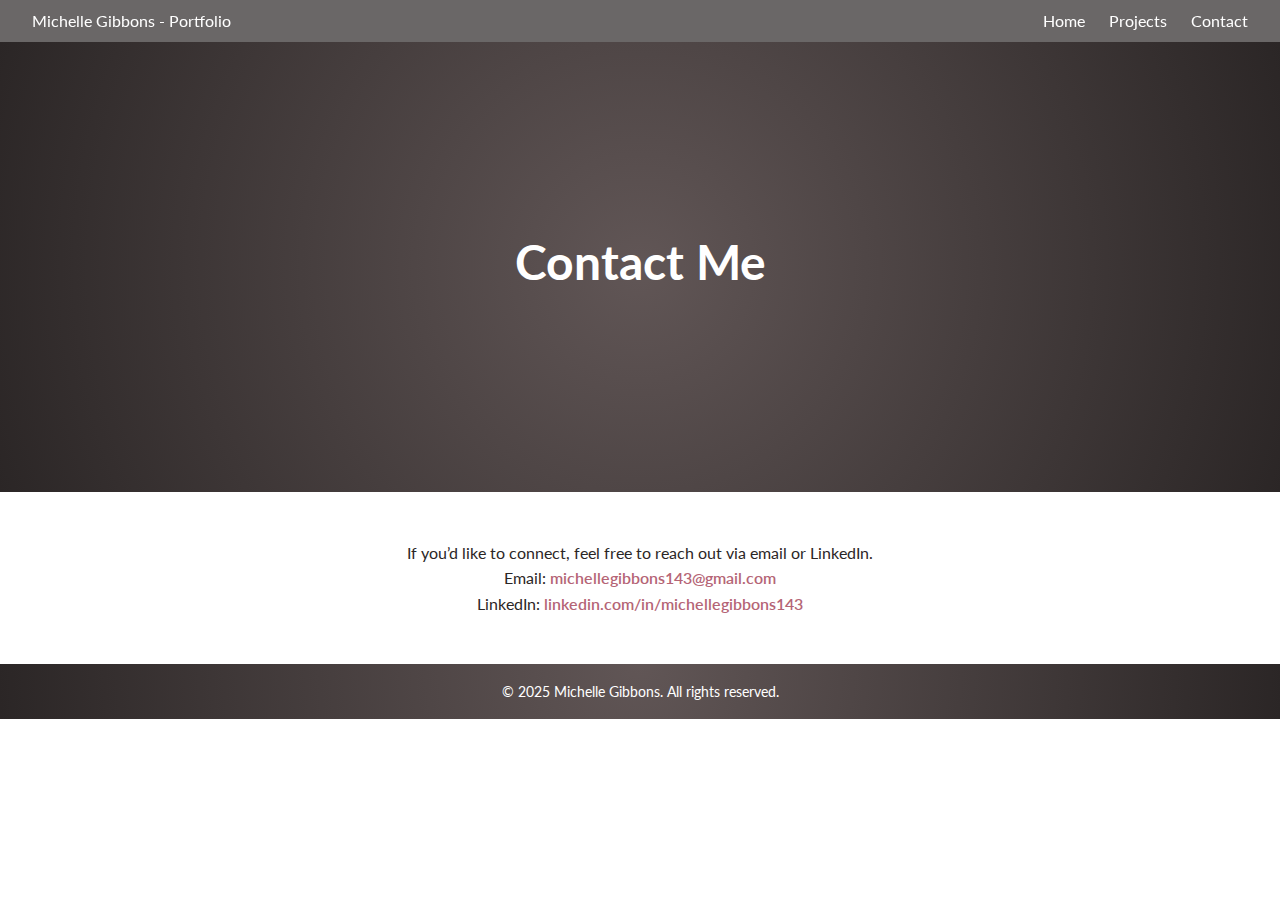
<file: contact.html>
<!DOCTYPE html>
<html lang="en">
<head>
    <meta charset="UTF-8">
    <meta name="viewport" content="width=device-width, initial-scale=1.0">
    <title>Contact - Michelle Gibbons Portfolio</title>
    <link rel="stylesheet" href="style.css">
    <!-- Google font -->
    <link href="https://fonts.googleapis.com/css2?family=Lato:wght@400;600;700&display=swap" rel="stylesheet">
    <!-- Favicon -->
    <link rel="icon" type="image/png" href="logo.png">
</head>
<body>

<!-- Navigation -->
<header>
    <nav class="navbar navbar-small">
        <div class="logo">
            <a href="index.html">Michelle Gibbons - Portfolio</a>
        </div>
        <ul>
            <li><a href="index.html#home">Home</a></li>
            <li><a href="yelp.html">Projects</a></li>
            <li><a href="contact.html">Contact</a></li>
        </ul>
    </nav>
</header>

<!-- Hero section -->
<section class="hero">
    <h1>Contact Me</h1>
</section>

<!-- Contact Info Section -->
<section class="contact" style="padding: 3rem 2rem; text-align: center;">
    <p>If you’d like to connect, feel free to reach out via email or LinkedIn.</p>
    <p>Email: <a href="mailto:michellegibbons143@gmail.com">michellegibbons143@gmail.com</a></p>
    <p>LinkedIn: <a href="https://www.linkedin.com/in/michellegibbons143/" target="_blank">linkedin.com/in/michellegibbons143</a></p>
</section>

<!-- Footer -->
<footer>
    <p>&copy; 2025 Michelle Gibbons. All rights reserved.</p>
</footer>

</body>
</html>
</file>
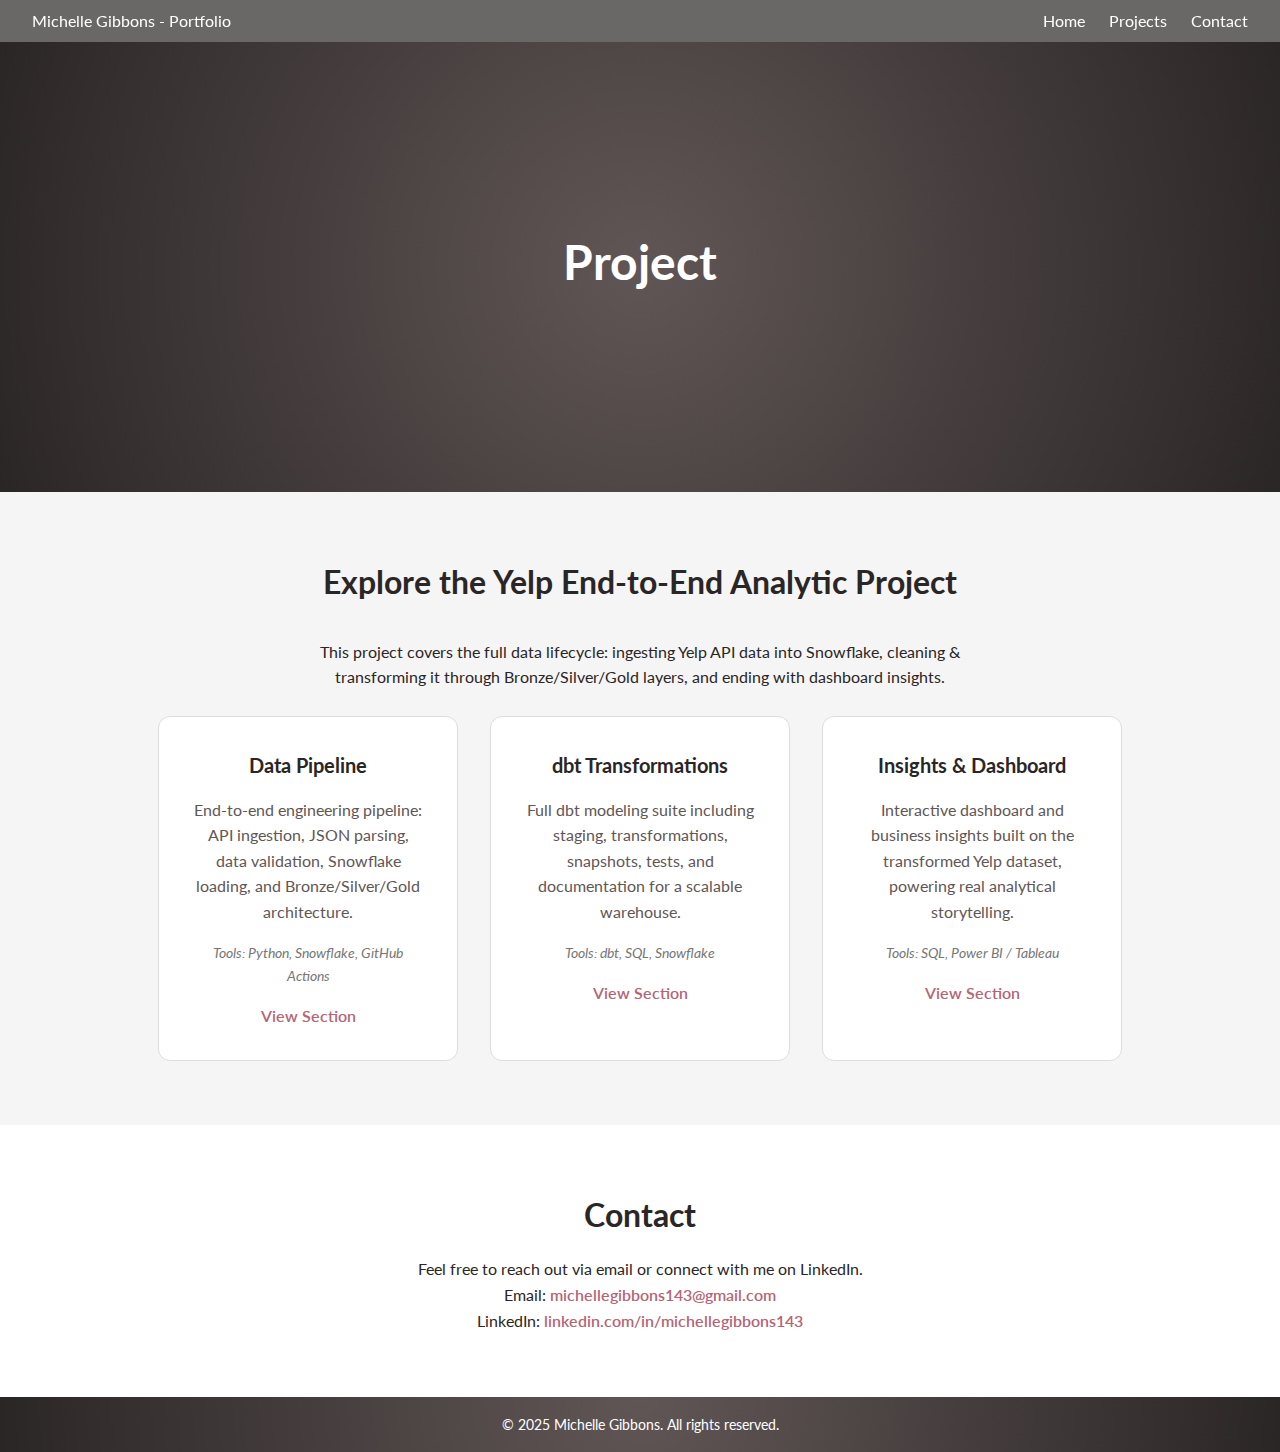
<file: yelp.html>
<!DOCTYPE html>
<html lang="en">
<head>
    <meta charset="UTF-8">
    <meta name="viewport" content="width=device-width, initial-scale=1.0">
    <title>Yelp Project - Michelle Gibbons Portfolio</title>
    <link rel="stylesheet" href="style.css">
<!-- Google font -->
    <link href="https://fonts.googleapis.com/css2?family=Lato:wght@400;600;700&display=swap" rel="stylesheet">
<!-- Favicon -->
    <link rel="icon" type="image/png" href="logo.png">
</head>
<body>

<!-- Navigation -->
<header>
    <nav class="navbar">
        <div class="logo">
            <a href="index.html">Michelle Gibbons - Portfolio</a>
        </div>
        <ul>
            <li><a href="index.html#home">Home</a></li>
            <li><a href="yelp.html">Projects</a></li>
            <li><a href="contact.html">Contact</a></li>
        </ul>
    </nav>
</header>

<!-- Hero section -->
<section class="hero">
    <h1>Project</h1>
</section>

<!-- Project section -->
<section class="projects">
    <h2>Explore the Yelp End-to-End Analytic Project</h2>
    <p style="text-align: center; max-width: 700px; margin: 0 auto;">
        This project covers the full data lifecycle: ingesting Yelp API data into Snowflake, cleaning & transforming it through Bronze/Silver/Gold layers, and ending with dashboard insights.
    </p>
    <br>
    <div class="projects-grid">

        <div class="project-card">
            <h3>Data Pipeline</h3>
            <p>End-to-end engineering pipeline: API ingestion, JSON parsing, data validation, Snowflake loading, and Bronze/Silver/Gold architecture.</p>
            <p class="tools">Tools: Python, Snowflake, GitHub Actions</p>
            <a href="yelp-end-to-end-project/01_data_engineering" class="project-link">View Section</a>
        </div>

        <div class="project-card">
            <h3>dbt Transformations</h3>
            <p>Full dbt modeling suite including staging, transformations, snapshots, tests, and documentation for a scalable warehouse.</p>
            <p class="tools">Tools: dbt, SQL, Snowflake</p>
            <a href="yelp-end-to-end-project/02_dbt" class="project-link">View Section</a>
        </div>

        <div class="project-card">
            <h3>Insights & Dashboard</h3>
            <p>Interactive dashboard and business insights built on the transformed Yelp dataset, powering real analytical storytelling.</p>
            <p class="tools">Tools: SQL, Power BI / Tableau</p>
            <a href="yelp-end-to-end-project/03_analytics" class="project-link">View Section</a>
        </div>

    </div>
</section>

<!-- Contact Section -->
    <section id="contact" class="contact">
        <h2>Contact</h2>
        <p>Feel free to reach out via email or connect with me on LinkedIn.</p>
        <p>Email: <a href="mailto:michellegibbons143@gmail.com">michellegibbons143@gmail.com</a></p>
        <p>LinkedIn: <a href="https://www.linkedin.com/in/michellegibbons143/" target="_blank">linkedin.com/in/michellegibbons143</a></p>
    </section>

<!-- Footer -->
<footer>
    <p>&copy; 2025 Michelle Gibbons. All rights reserved.</p>
</footer>

</body>
</html>
</file>
<file: style.css>
/* Base Styles */
* {
    box-sizing: border-box;
    margin: 0;
    padding: 0;
}

body {
    font-family: 'Lato', sans-serif;
    line-height: 1.6;
    color: #2b2626;
    background-color: #fff;
}

/* Navigation */
header {
    position: sticky; /* keeps header visible on scroll */
    top: 0;
    width: 100%;
    z-index: 100;
    background-color: rgba(43, 38, 38, 0.7); /* semi-transparent warm charcoal */
    border-bottom: none;
    backdrop-filter: blur(5px); /* subtle blur for professional look */
}

.navbar {
    display: flex;
    justify-content: space-between;
    align-items: center;
    padding: 0.5rem 2rem;
}

.navbar .logo a,
.navbar ul li a {
    color: #fff;
    text-decoration: none;
    font-weight: 400;
    font-size: 1rem;
    transition: all 0.3s ease;
}

.navbar .logo a:hover,
.navbar ul li a:hover {
    color: #b56576;
}

.navbar ul {
    display: flex;
    list-style: none;
}

.navbar ul li {
    margin-left: 1.5rem;
}

/* Hero Section */
.hero {
    display: flex;
    flex-direction: column;
    justify-content: center;
    align-items: center;
    height: 50vh;
    text-align: center;
    padding: 0 2rem;
    background: radial-gradient(circle, #615656 0%, #2b2626 100%);
    color: #fff;
}

.hero h1 {
    font-size: 3rem;
    font-weight: 700;
    margin-bottom: 0.5rem;
}

.hero h2 {
    font-size: 1.5rem;
    font-weight: 600;
    color: #ddd;
}

/* About Section */
.about {
    padding: 4rem 2rem;
    display: flex;
    justify-content: center;
    align-items: center;
}

.about-container {
    display: flex;
    flex-wrap: wrap;
    max-width: 1000px;   /* keeps layout from stretching too wide */
    margin: 0 auto;      /* centers the entire section */
    gap: 2rem;
    align-items: center;
}

.about-image {
    flex: 1 1 300px;
    text-align: center;
}

.about-image img {
    max-width: 550px;
    border-radius: 50%;
    border: none;
}

.about-text {
    flex: 2 1 350px;      /* allows side-by-side more easily */
    max-width: 500px;     /* keeps text readable instead of stretched */
    text-align: left;
    margin-left: 1.5rem;
}

.about-text p {
    margin-bottom: 1.5rem;
    color: #333;
    line-height: 1.6;
}

/* Projects Section */
.projects {
    padding: 4rem 2rem;
    text-align: center;
    background-color: #f5f5f5;
}

.projects h2 {
    font-size: 2rem;
    margin-bottom: 2rem;
}

.projects-grid {
    display: flex;
    flex-wrap: wrap;
    gap: 2rem;
    justify-content: center;
}

.project-card {
    background-color: #fff;
    border: 1px solid #ddd;
    padding: 2rem;
    border-radius: 12px;
    width: 300px;
    transition: transform 0.3s, box-shadow 0.3s;
}

.project-card:hover {
    transform: translateY(-5px);
    box-shadow: 0 10px 20px rgba(0,0,0,0.1);
    border-color: #b56576;
}

.project-card h3 {
    font-size: 1.25rem;
    margin-bottom: 1rem;
}

.project-card p {
    margin-bottom: 1rem;
    color: #615656;
}

.project-card .tools {
    font-style: italic;
    color: #777;
    font-size: 0.9rem;
}

.project-card a {
    text-decoration: none;
    color: #b56576;
    font-weight: 600;
}

.project-card a:hover {
    text-decoration: underline;
}

/* Contact Section */
.contact {
    padding: 4rem 2rem;
    text-align: center;
}

.contact h2 {
    font-size: 2rem;
    margin-bottom: 1rem;
}

.contact a {
    color: #b56576;
    text-decoration: none;
    font-weight: 600;
}

.contact a:hover {
    text-decoration: underline;
}

/* Footer */
footer {
    padding: 1rem 2rem;
    text-align: center;
    color: #fff;
    font-size: 0.9rem;
    background: radial-gradient(circle at top, #615656 0%, #2b2626 100%);
}

/* Responsive */
@media (max-width: 768px) {
    .about-container {
        flex-direction: column;
        align-items: center;
    }

    .about-image img {
        max-width: 400px;
        margin-bottom: 2rem;
    }

    .about-text {
        text-align: center;
        margin-left: 0;
        max-width: 100%;
    }

    .projects-grid {
        flex-direction: column;
        align-items: center;
    }
}
</file>
